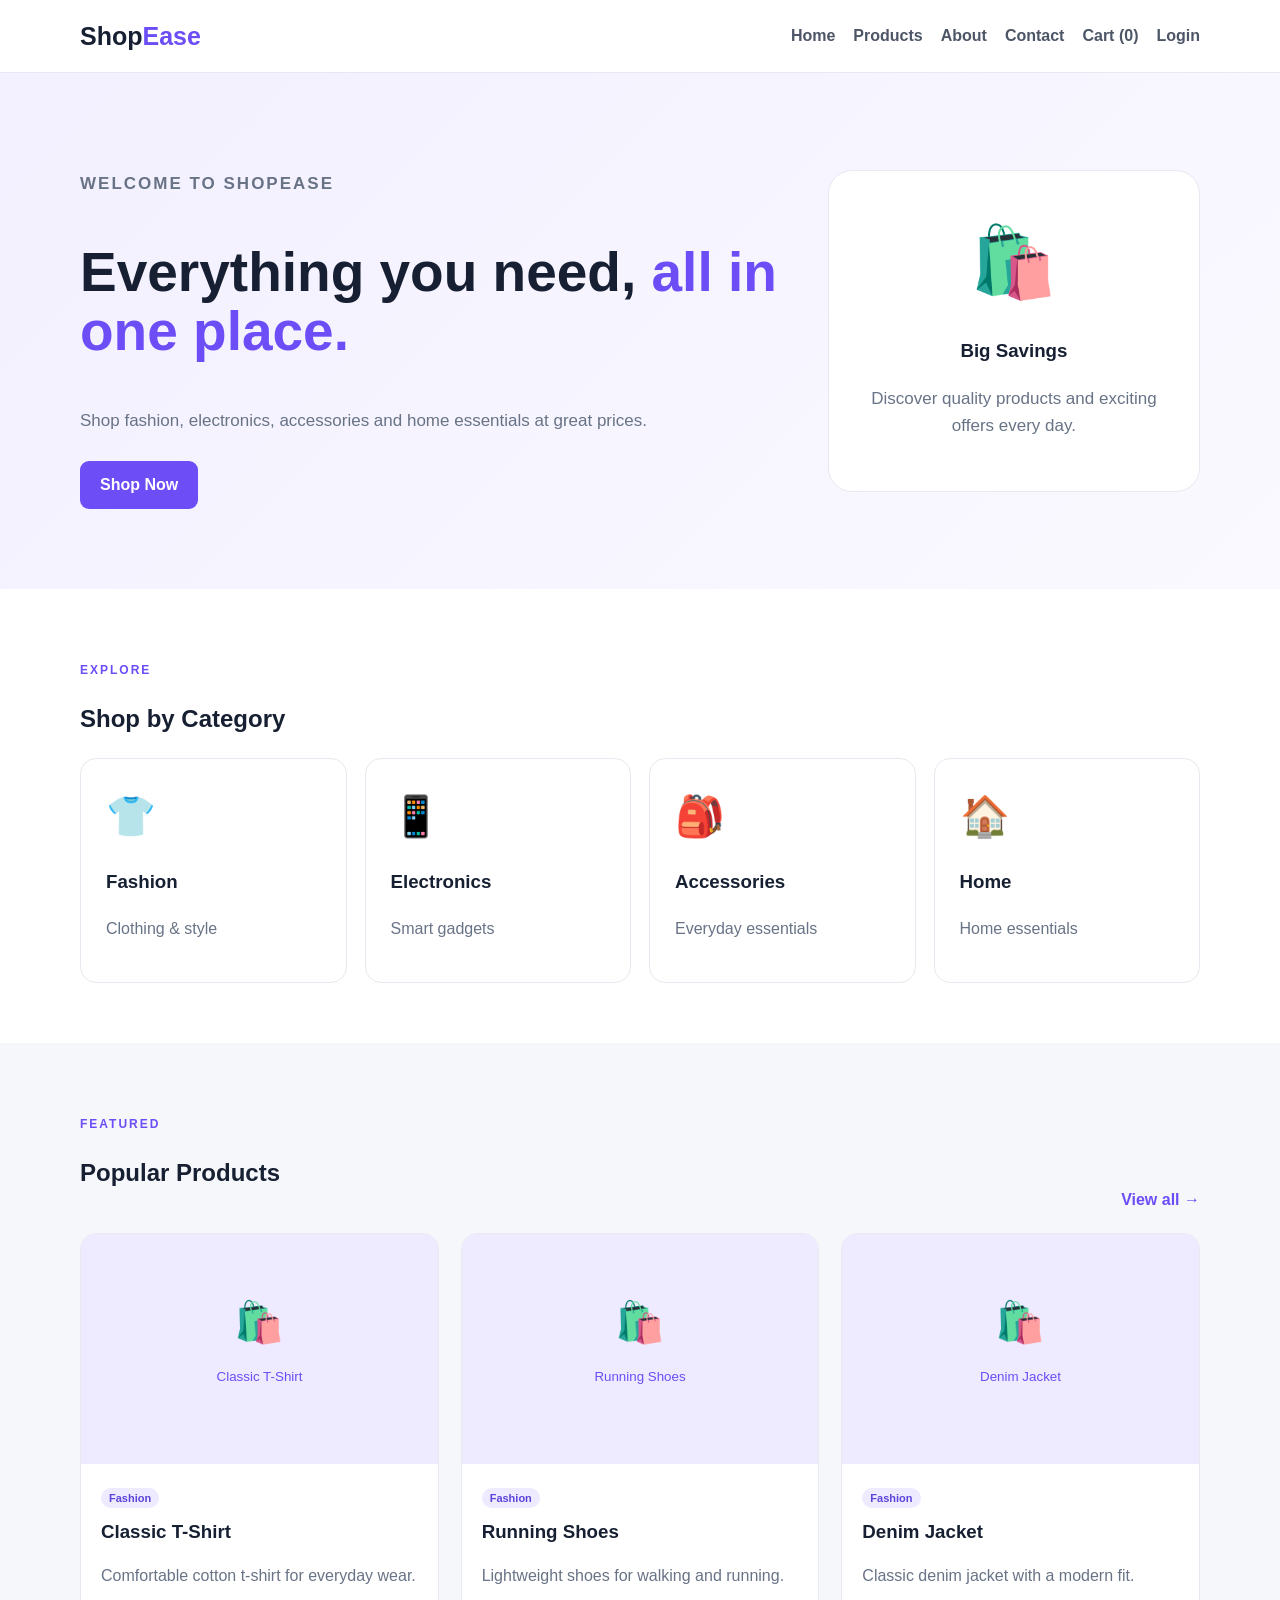
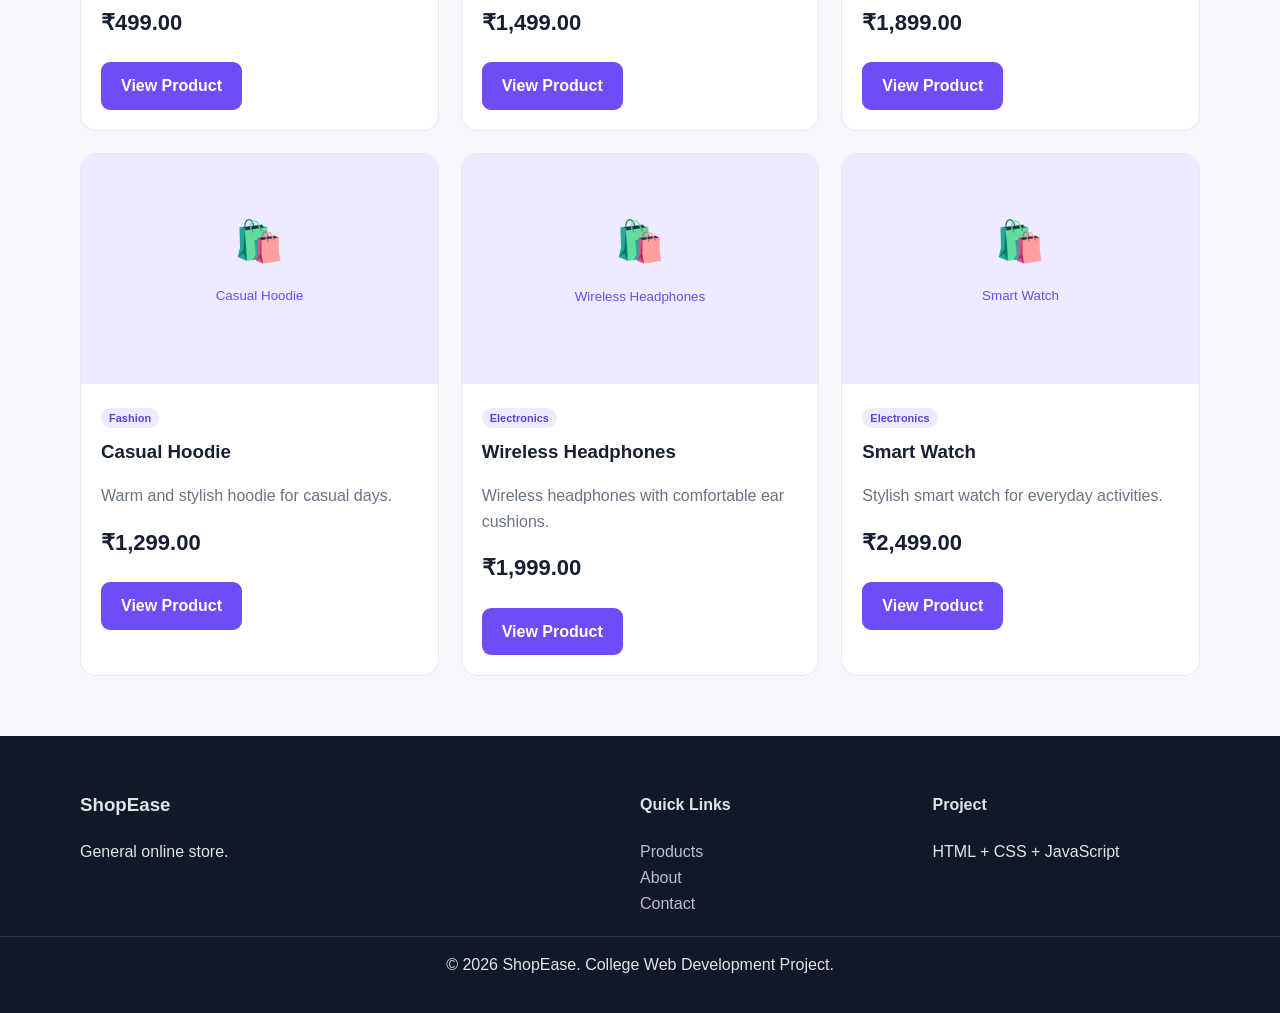
<file: index.html>
<!doctype html><html><head><meta charset="utf-8"><meta name="viewport" content="width=device-width,initial-scale=1"><title>ShopEase</title><link rel="icon" href="data:image/svg+xml,%3Csvg xmlns=%27http://www.w3.org/2000/svg%27 viewBox=%270 0 100 100%27%3E%3Ctext y=%27.9em%27 font-size=%2790%27%3E%F0%9F%9B%8D%EF%B8%8F%3C/text%3E%3C/svg%3E"><link rel="stylesheet" href="css/style.css"></head><body><header class="site-header"><div class="container nav"><a class="logo" href="index.html">Shop<span>Ease</span></a><nav><a href="index.html">Home</a><a href="products.html">Products</a><a href="about.html">About</a><a href="contact.html">Contact</a><a href="orders.html" id="ordersLink" style="display:none">My Orders</a><a href="cart.html">Cart (<span id="cartCount">0</span>)</a><a href="login.html" id="authLink">Login</a></nav></div></header><main><section class="hero"><div class="container hero-content"><div><p class="eyebrow">WELCOME TO SHOPEASE</p><h1>Everything you need, <span>all in one place.</span></h1><p>Shop fashion, electronics, accessories and home essentials at great prices.</p><a class="btn" href="products.html">Shop Now</a></div><div class="hero-card"><div class="hero-icon">🛍️</div><h3>Big Savings</h3><p>Discover quality products and exciting offers every day.</p></div></div></section><section class="section"><div class="container"><p class="eyebrow">EXPLORE</p><h2>Shop by Category</h2><div class="category-grid"><a class="category-card" href="products.html?category=Fashion"><span>👕</span><h3>Fashion</h3><p>Clothing & style</p></a><a class="category-card" href="products.html?category=Electronics"><span>📱</span><h3>Electronics</h3><p>Smart gadgets</p></a><a class="category-card" href="products.html?category=Accessories"><span>🎒</span><h3>Accessories</h3><p>Everyday essentials</p></a><a class="category-card" href="products.html?category=Home"><span>🏠</span><h3>Home</h3><p>Home essentials</p></a></div></div></section><section class="section light"><div class="container"><div class="section-head"><div><p class="eyebrow">FEATURED</p><h2>Popular Products</h2></div><a href="products.html" class="text-link">View all →</a></div><div class="product-grid" id="featuredProducts"></div></div></section></main><footer class="footer"><div class="container footer-grid"><div><h3>ShopEase</h3><p>General online store.</p></div><div><h4>Quick Links</h4><a href="products.html">Products</a><a href="about.html">About</a><a href="contact.html">Contact</a></div><div><h4>Project</h4><p>HTML + CSS + JavaScript</p></div></div><div class="copyright">© 2026 ShopEase. College Web Development Project.</div></footer><script src="js/app.js"></script></body></html>
</file>
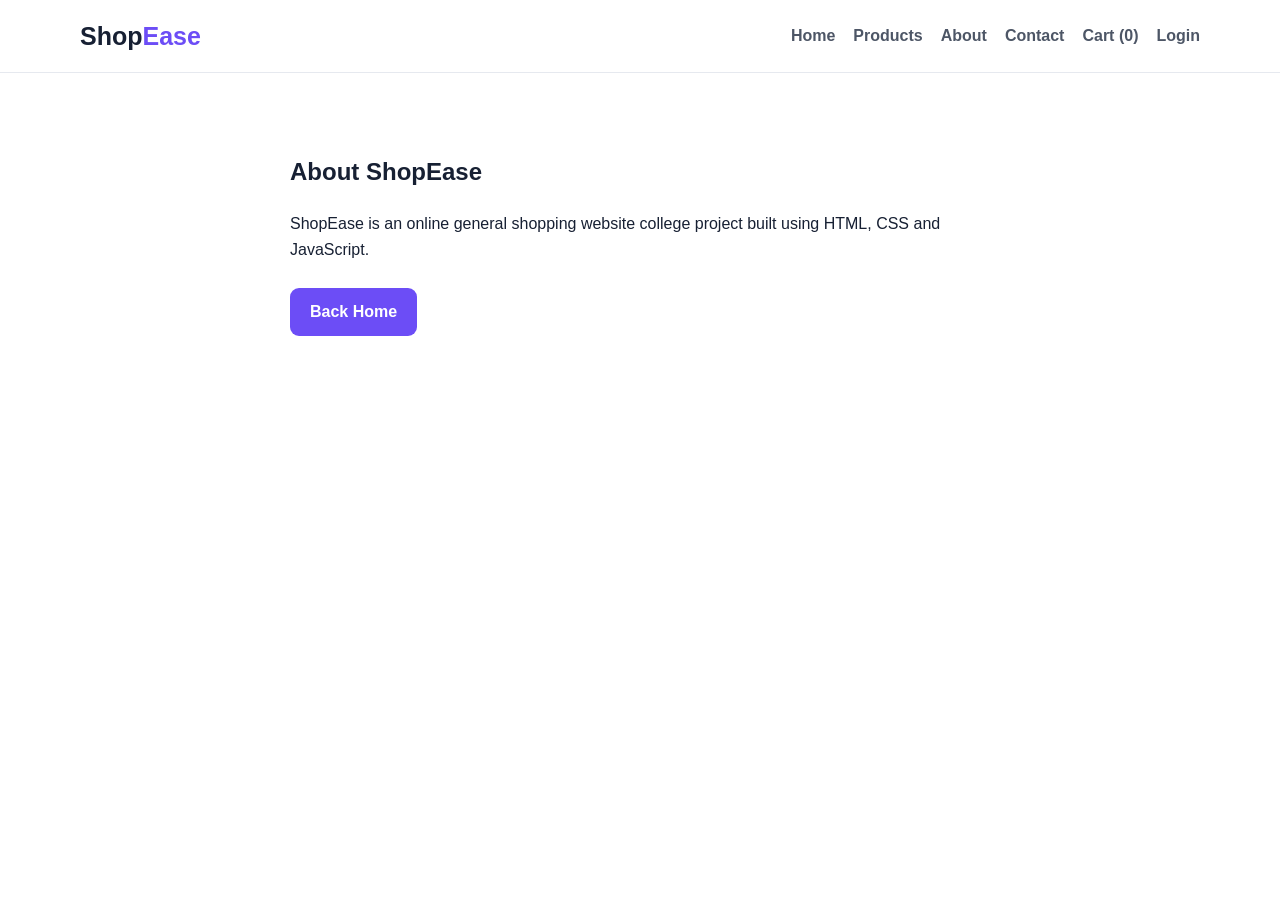
<file: about.html>
<!doctype html><html><head><meta charset="utf-8"><meta name="viewport" content="width=device-width,initial-scale=1"><title>About - ShopEase</title><link rel="icon" href="data:image/svg+xml,%3Csvg xmlns=%27http://www.w3.org/2000/svg%27 viewBox=%270 0 100 100%27%3E%3Ctext y=%27.9em%27 font-size=%2790%27%3E%F0%9F%9B%8D%EF%B8%8F%3C/text%3E%3C/svg%3E"><link rel="stylesheet" href="css/style.css"></head><body><header class="site-header"><div class="container nav"><a class="logo" href="index.html">Shop<span>Ease</span></a><nav><a href="index.html">Home</a><a href="products.html">Products</a><a href="about.html">About</a><a href="contact.html">Contact</a><a href="orders.html" id="ordersLink" style="display:none">My Orders</a><a href="cart.html">Cart (<span id="cartCount">0</span>)</a><a href="login.html" id="authLink">Login</a></nav></div></header><section class="section"><div class="container narrow"><h1>About ShopEase</h1><p>ShopEase is an online general shopping website college project built using HTML, CSS and JavaScript.</p><a class="btn" href="index.html">Back Home</a></div></section></body></html>
</file>
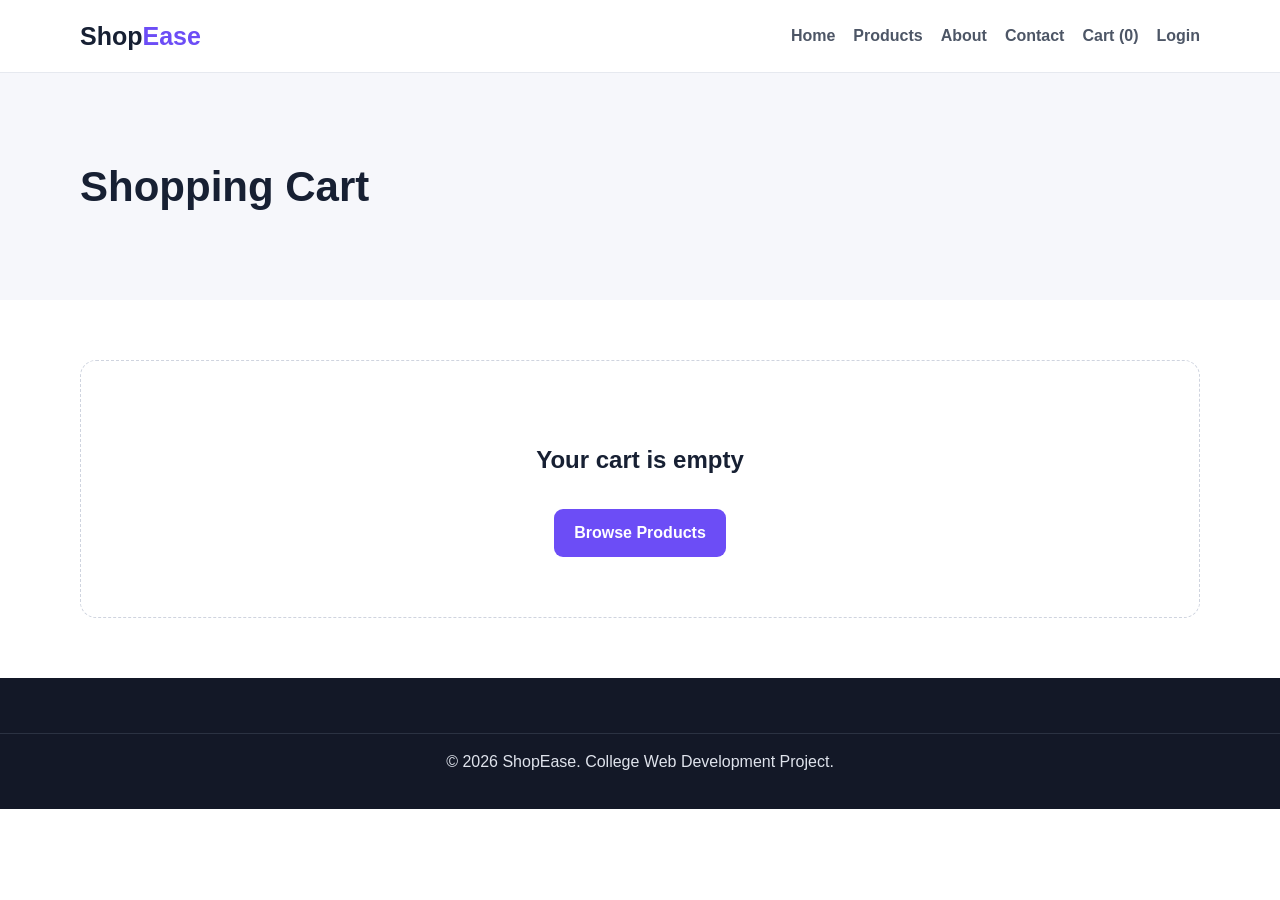
<file: cart.html>
<!doctype html><html><head><meta charset="utf-8"><meta name="viewport" content="width=device-width,initial-scale=1"><title>Cart - ShopEase</title><link rel="icon" href="data:image/svg+xml,%3Csvg xmlns=%27http://www.w3.org/2000/svg%27 viewBox=%270 0 100 100%27%3E%3Ctext y=%27.9em%27 font-size=%2790%27%3E%F0%9F%9B%8D%EF%B8%8F%3C/text%3E%3C/svg%3E"><link rel="stylesheet" href="css/style.css"></head><body><header class="site-header"><div class="container nav"><a class="logo" href="index.html">Shop<span>Ease</span></a><nav><a href="index.html">Home</a><a href="products.html">Products</a><a href="about.html">About</a><a href="contact.html">Contact</a><a href="orders.html" id="ordersLink" style="display:none">My Orders</a><a href="cart.html">Cart (<span id="cartCount">0</span>)</a><a href="login.html" id="authLink">Login</a></nav></div></header><main><section class="page-banner"><div class="container"><h1>Shopping Cart</h1></div></section><section class="section"><div class="container" id="cartPage"></div></section></main><footer class="footer"><div class="copyright">© 2026 ShopEase. College Web Development Project.</div></footer><script src="js/app.js"></script></body></html>
</file>
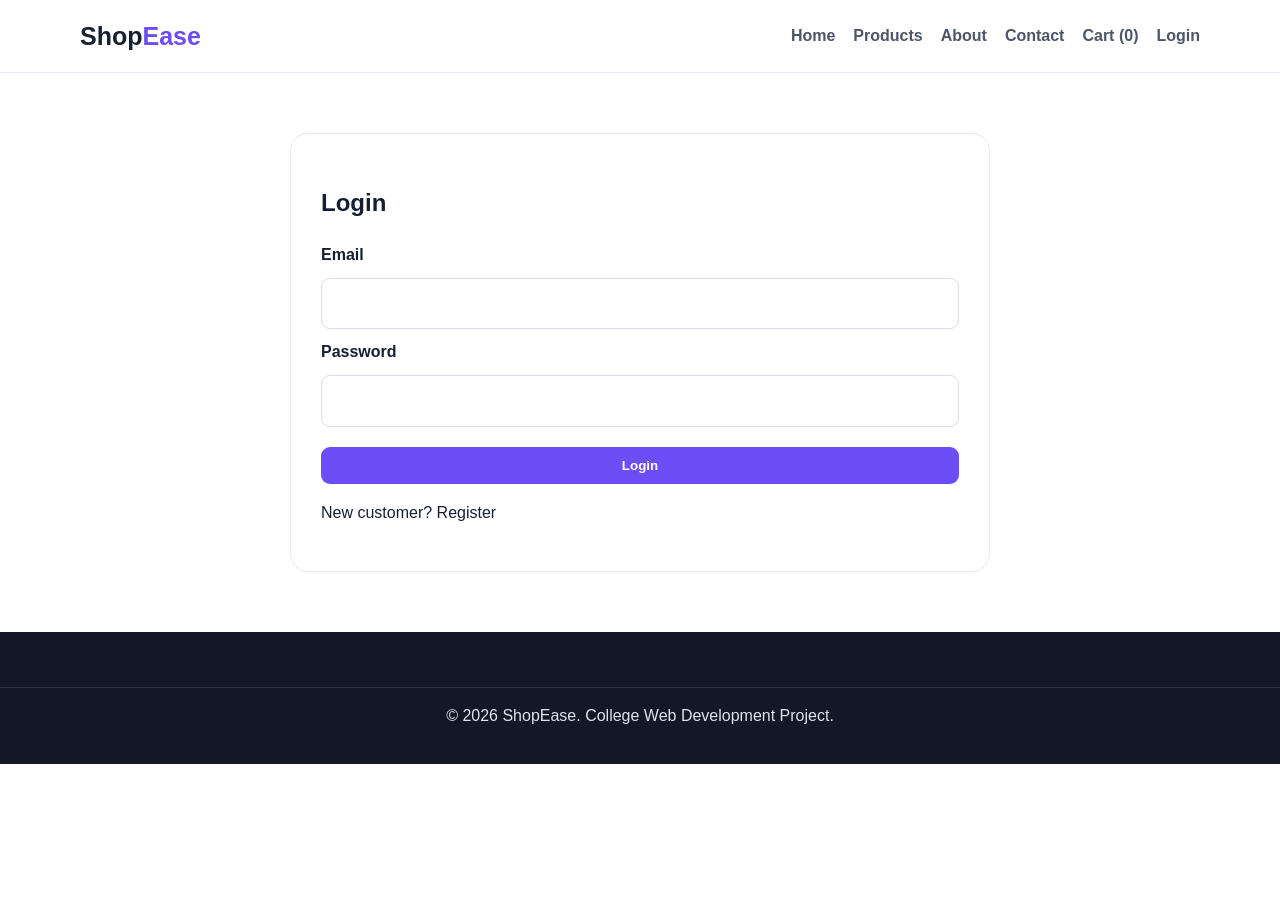
<file: checkout.html>
<!doctype html><html lang="en"><head><meta charset="utf-8"><meta name="viewport" content="width=device-width,initial-scale=1"><title>Checkout - ShopEase</title><link rel="icon" href="data:image/svg+xml,%3Csvg xmlns=%27http://www.w3.org/2000/svg%27 viewBox=%270 0 100 100%27%3E%3Ctext y=%27.9em%27 font-size=%2790%27%3E%F0%9F%9B%8D%EF%B8%8F%3C/text%3E%3C/svg%3E"><link rel="stylesheet" href="css/style.css"></head><body><header class="site-header"><div class="container nav"><a class="logo" href="index.html">Shop<span>Ease</span></a><nav><a href="index.html">Home</a><a href="products.html">Products</a><a href="about.html">About</a><a href="contact.html">Contact</a><a href="orders.html" id="ordersLink" style="display:none">My Orders</a><a href="cart.html">Cart (<span id="cartCount">0</span>)</a><a href="login.html" id="authLink">Login</a></nav></div></header><main><section class="page-banner"><div class="container"><h1>Checkout</h1></div></section><section class="section"><div class="container" id="checkoutPage"></div></section></main><footer class="footer"><div class="copyright">© 2026 ShopEase. College Web Development Project.</div></footer><script src="js/app.js"></script></body></html>
</file>
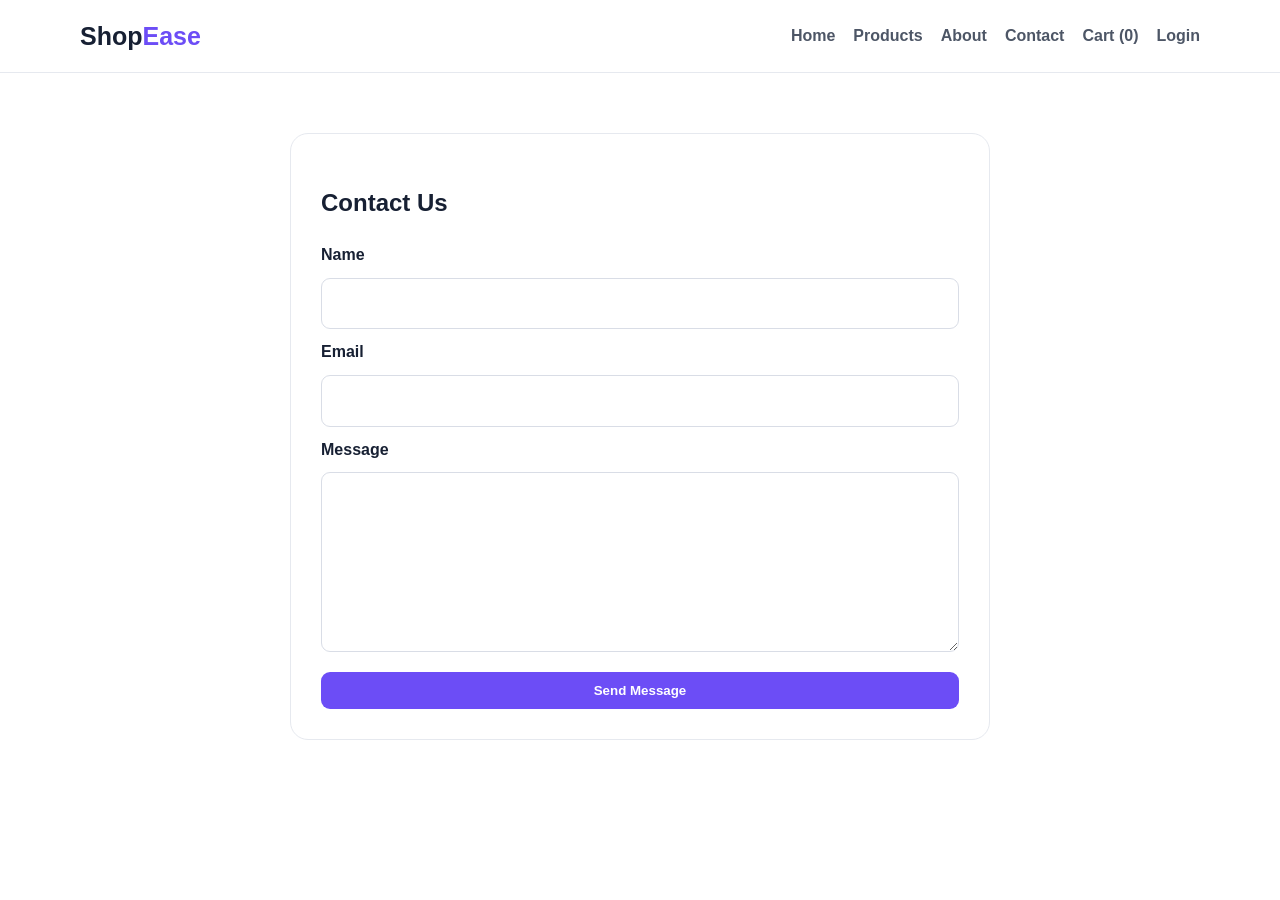
<file: contact.html>
<!doctype html><html><head><meta charset="utf-8"><meta name="viewport" content="width=device-width,initial-scale=1"><title>Contact - ShopEase</title><link rel="icon" href="data:image/svg+xml,%3Csvg xmlns=%27http://www.w3.org/2000/svg%27 viewBox=%270 0 100 100%27%3E%3Ctext y=%27.9em%27 font-size=%2790%27%3E%F0%9F%9B%8D%EF%B8%8F%3C/text%3E%3C/svg%3E"><link rel="stylesheet" href="css/style.css"></head><body><header class="site-header"><div class="container nav"><a class="logo" href="index.html">Shop<span>Ease</span></a><nav><a href="index.html">Home</a><a href="products.html">Products</a><a href="about.html">About</a><a href="contact.html">Contact</a><a href="orders.html" id="ordersLink" style="display:none">My Orders</a><a href="cart.html">Cart (<span id="cartCount">0</span>)</a><a href="login.html" id="authLink">Login</a></nav></div></header><section class="section"><div class="container narrow"><div class="form-card"><h1>Contact Us</h1><form onsubmit="event.preventDefault();document.getElementById('msg').innerHTML='<div class=success>Message sent successfully!</div>'"><label>Name</label><input required><label>Email</label><input type="email" required><label>Message</label><textarea rows="6" required></textarea><button class="btn">Send Message</button></form><div id="msg"></div></div></div></section></body></html>
</file>
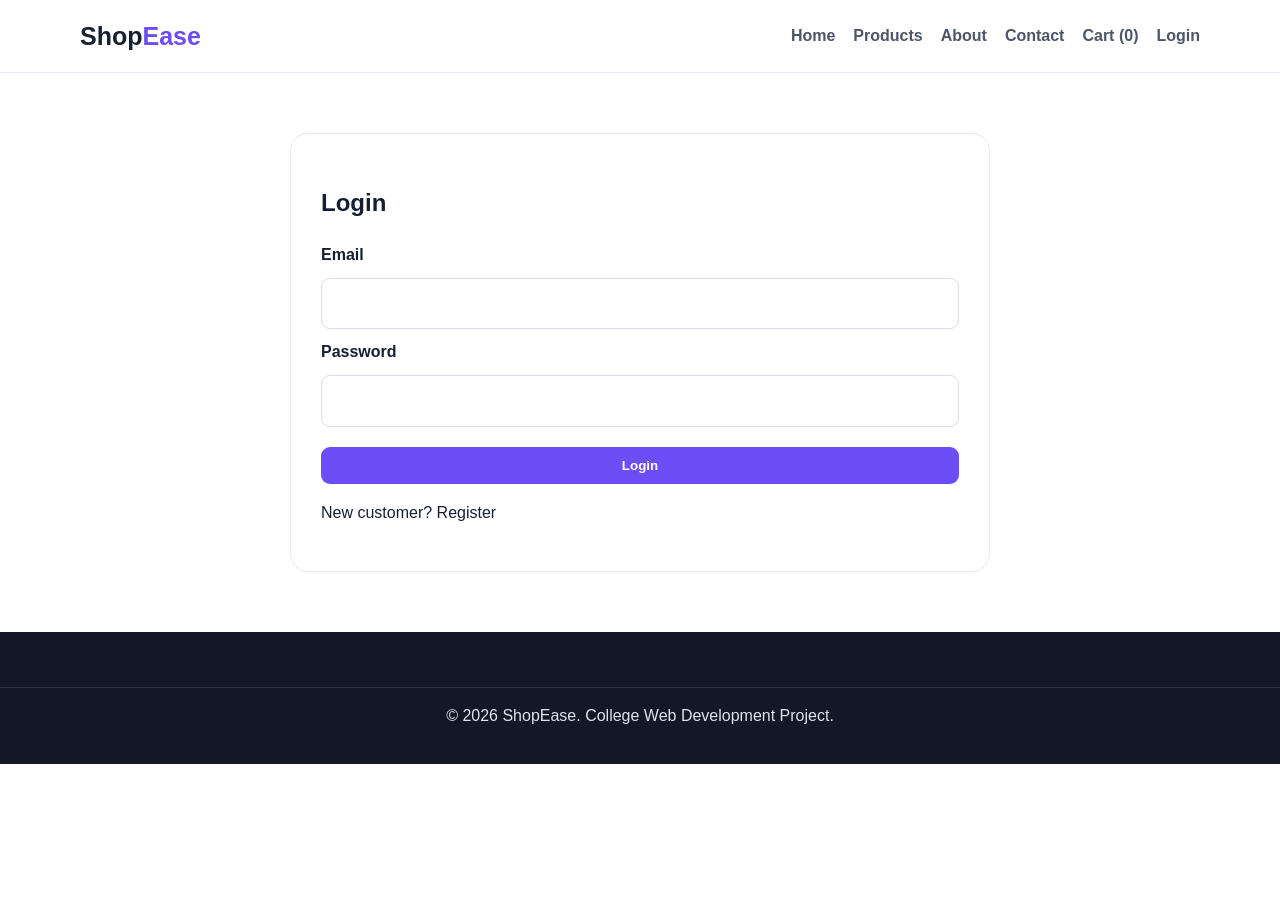
<file: login.html>
<!doctype html><html><head><meta charset="utf-8"><meta name="viewport" content="width=device-width,initial-scale=1"><title>Login - ShopEase</title><link rel="icon" href="data:image/svg+xml,%3Csvg xmlns=%27http://www.w3.org/2000/svg%27 viewBox=%270 0 100 100%27%3E%3Ctext y=%27.9em%27 font-size=%2790%27%3E%F0%9F%9B%8D%EF%B8%8F%3C/text%3E%3C/svg%3E"><link rel="stylesheet" href="css/style.css"></head><body><header class="site-header"><div class="container nav"><a class="logo" href="index.html">Shop<span>Ease</span></a><nav><a href="index.html">Home</a><a href="products.html">Products</a><a href="about.html">About</a><a href="contact.html">Contact</a><a href="orders.html" id="ordersLink" style="display:none">My Orders</a><a href="cart.html">Cart (<span id="cartCount">0</span>)</a><a href="login.html" id="authLink">Login</a></nav></div></header><section class="section"><div class="container narrow"><div class="form-card"><h1>Login</h1><div id="loginMessage"></div><form id="loginForm"><label>Email</label><input id="loginEmail" type="email" required><label>Password</label><input id="loginPassword" type="password" required><button class="btn">Login</button></form><p>New customer? <a href="register.html" id="registerLink">Register</a></p></div></div></section><footer class="footer"><div class="copyright">© 2026 ShopEase. College Web Development Project.</div></footer><script src="js/app.js"></script></body></html>
</file>
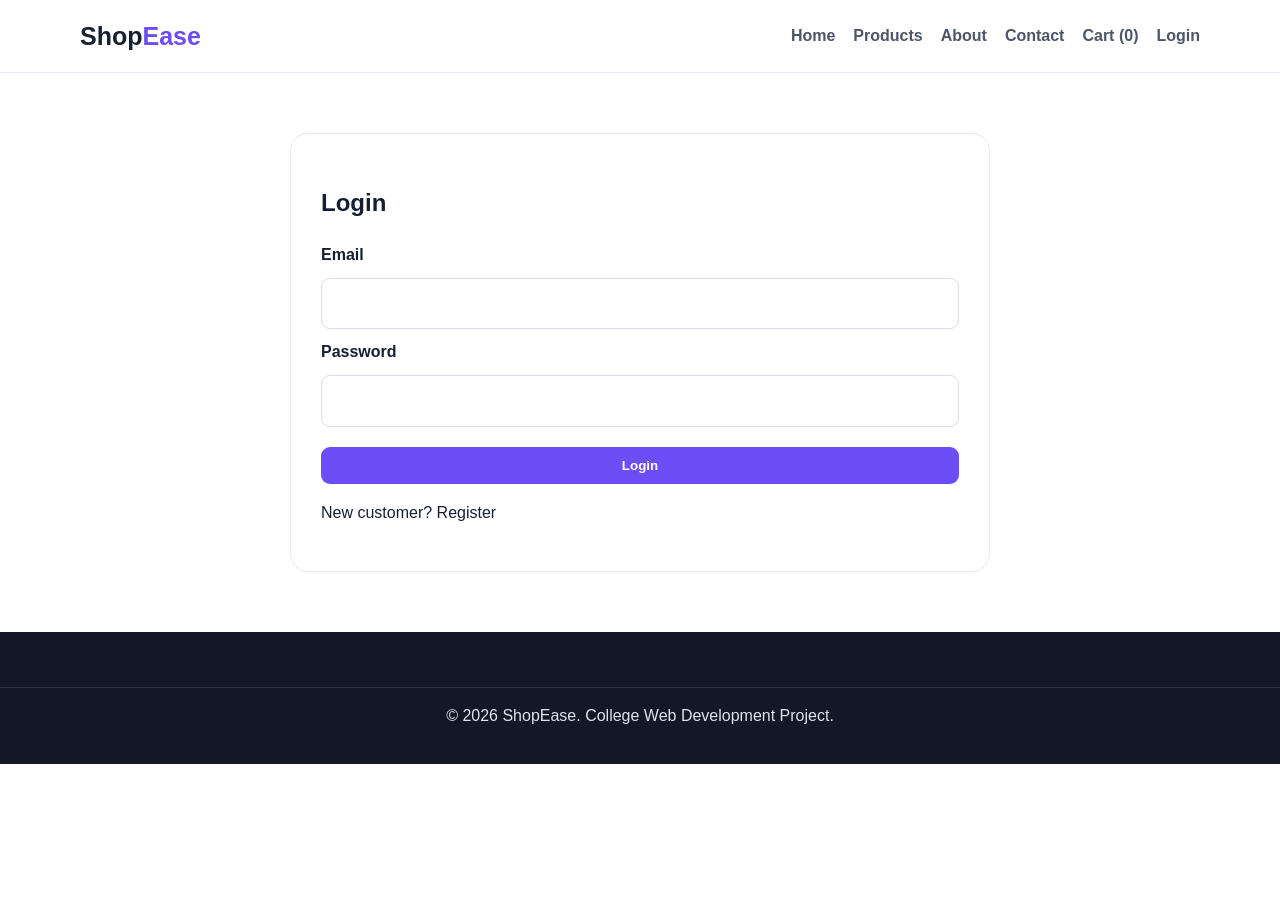
<file: orders.html>
<!doctype html><html lang="en"><head><meta charset="utf-8"><meta name="viewport" content="width=device-width,initial-scale=1"><title>My Orders - ShopEase</title><link rel="icon" href="data:image/svg+xml,%3Csvg xmlns=%27http://www.w3.org/2000/svg%27 viewBox=%270 0 100 100%27%3E%3Ctext y=%27.9em%27 font-size=%2790%27%3E%F0%9F%9B%8D%EF%B8%8F%3C/text%3E%3C/svg%3E"><link rel="stylesheet" href="css/style.css"></head><body><header class="site-header"><div class="container nav"><a class="logo" href="index.html">Shop<span>Ease</span></a><nav><a href="index.html">Home</a><a href="products.html">Products</a><a href="about.html">About</a><a href="contact.html">Contact</a><a href="orders.html" id="ordersLink" style="display:none">My Orders</a><a href="cart.html">Cart (<span id="cartCount">0</span>)</a><a href="login.html" id="authLink">Login</a></nav></div></header><main><section class="page-banner"><div class="container"><h1>My Orders</h1></div></section><section class="section"><div class="container" id="ordersPage"></div></section></main><footer class="footer"><div class="copyright">© 2026 ShopEase. College Web Development Project.</div></footer><script src="js/app.js"></script></body></html>
</file>
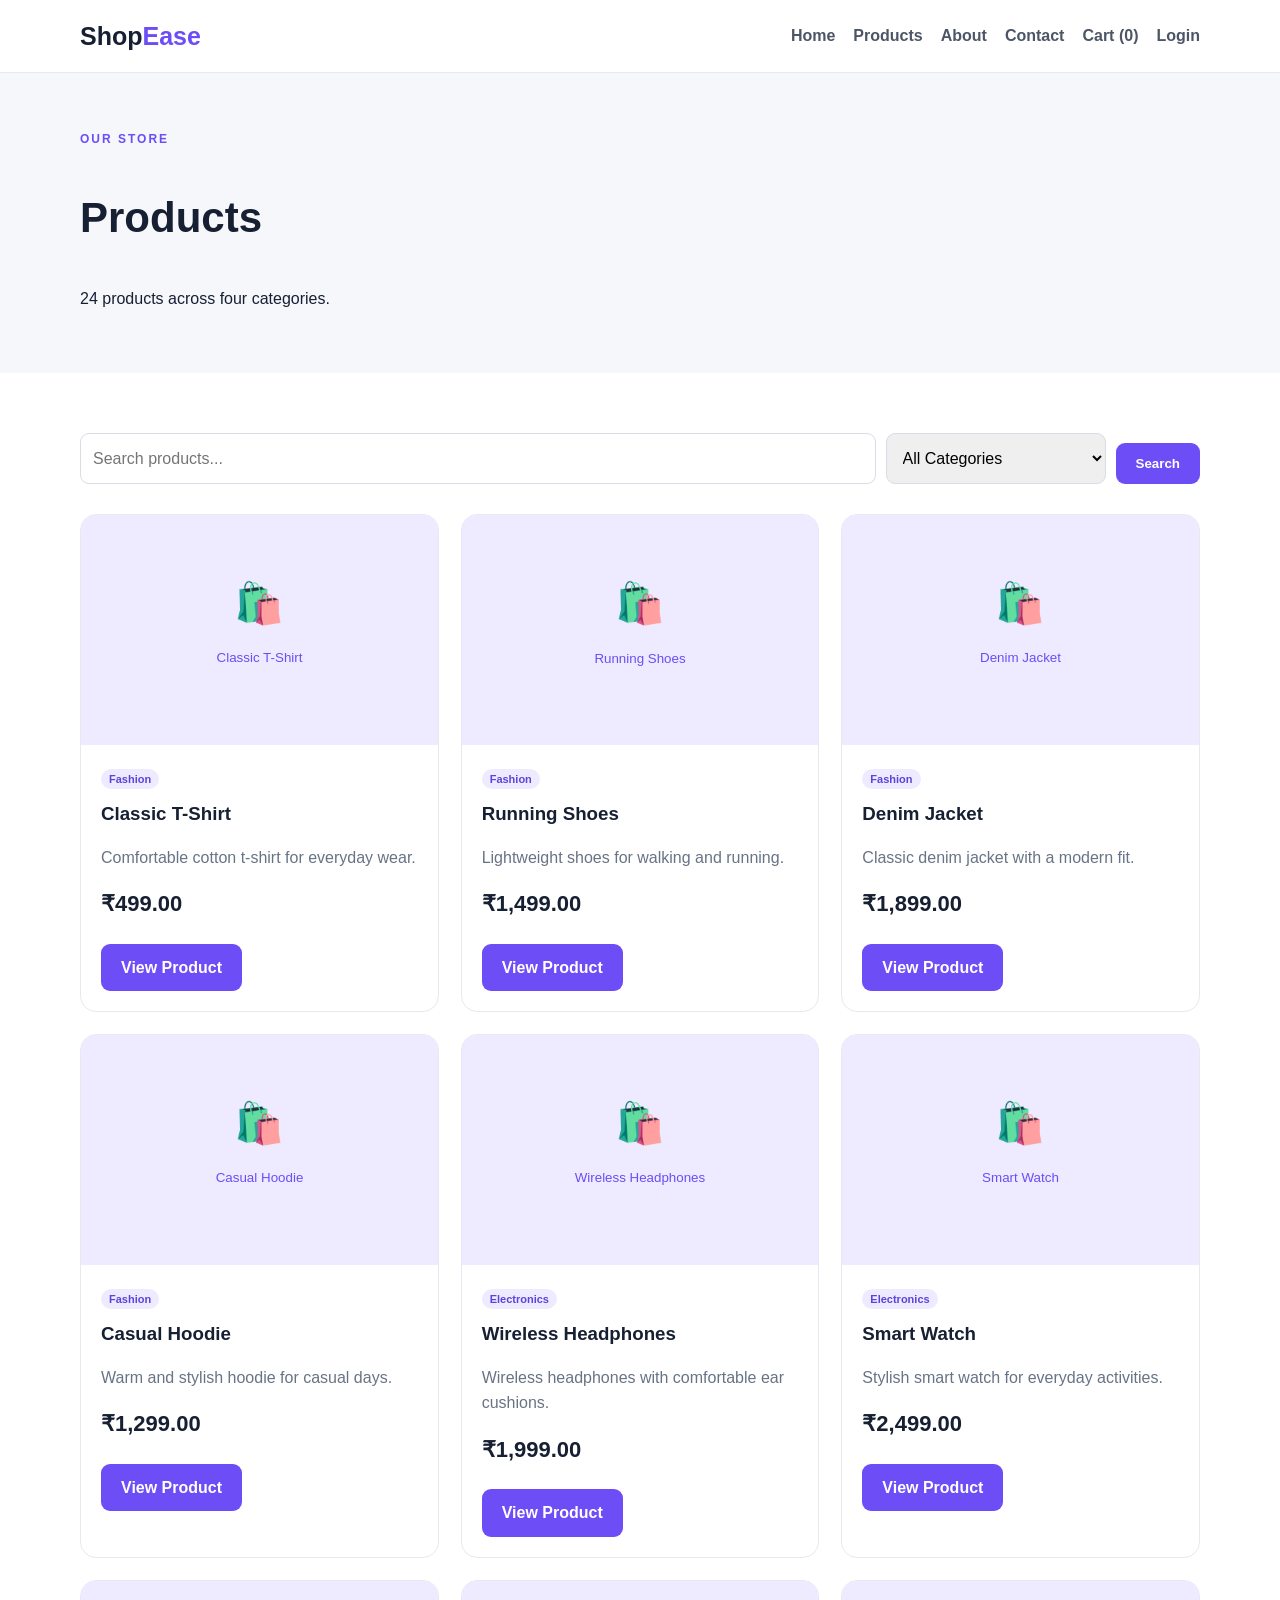
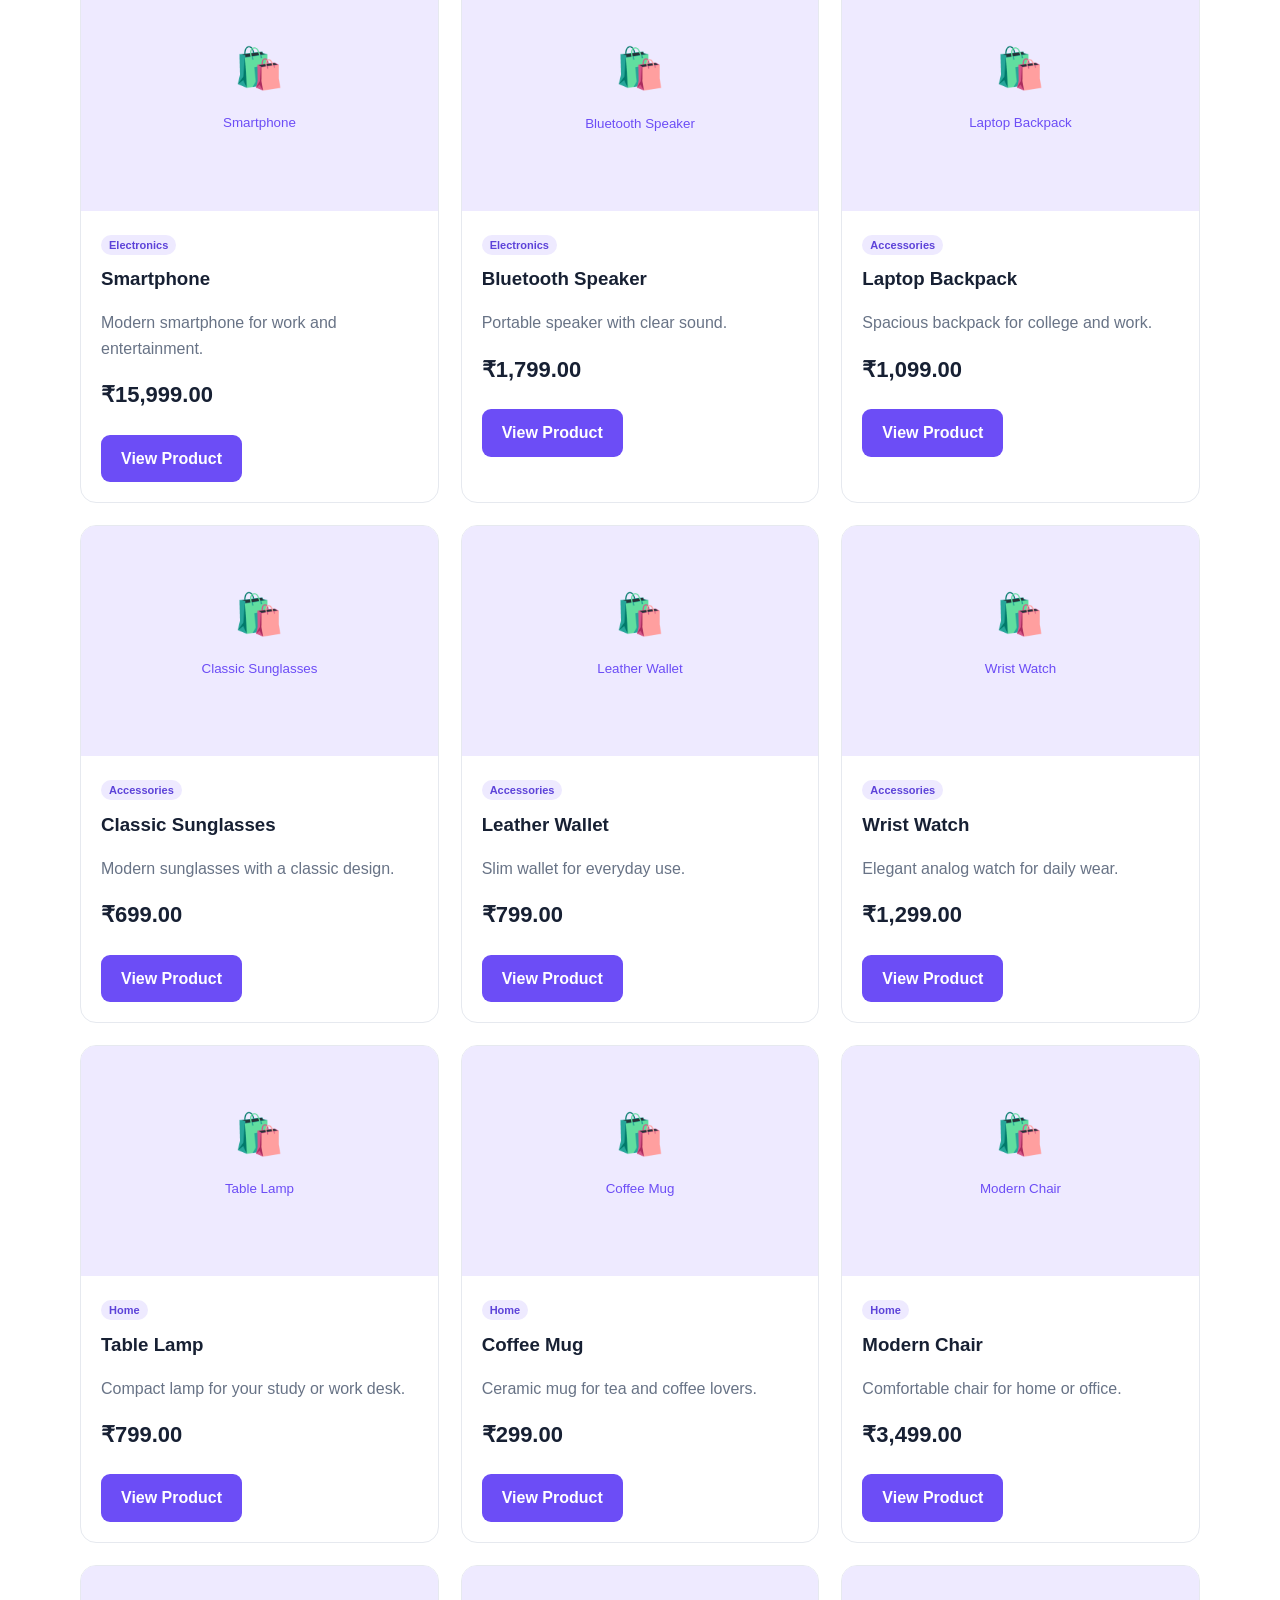
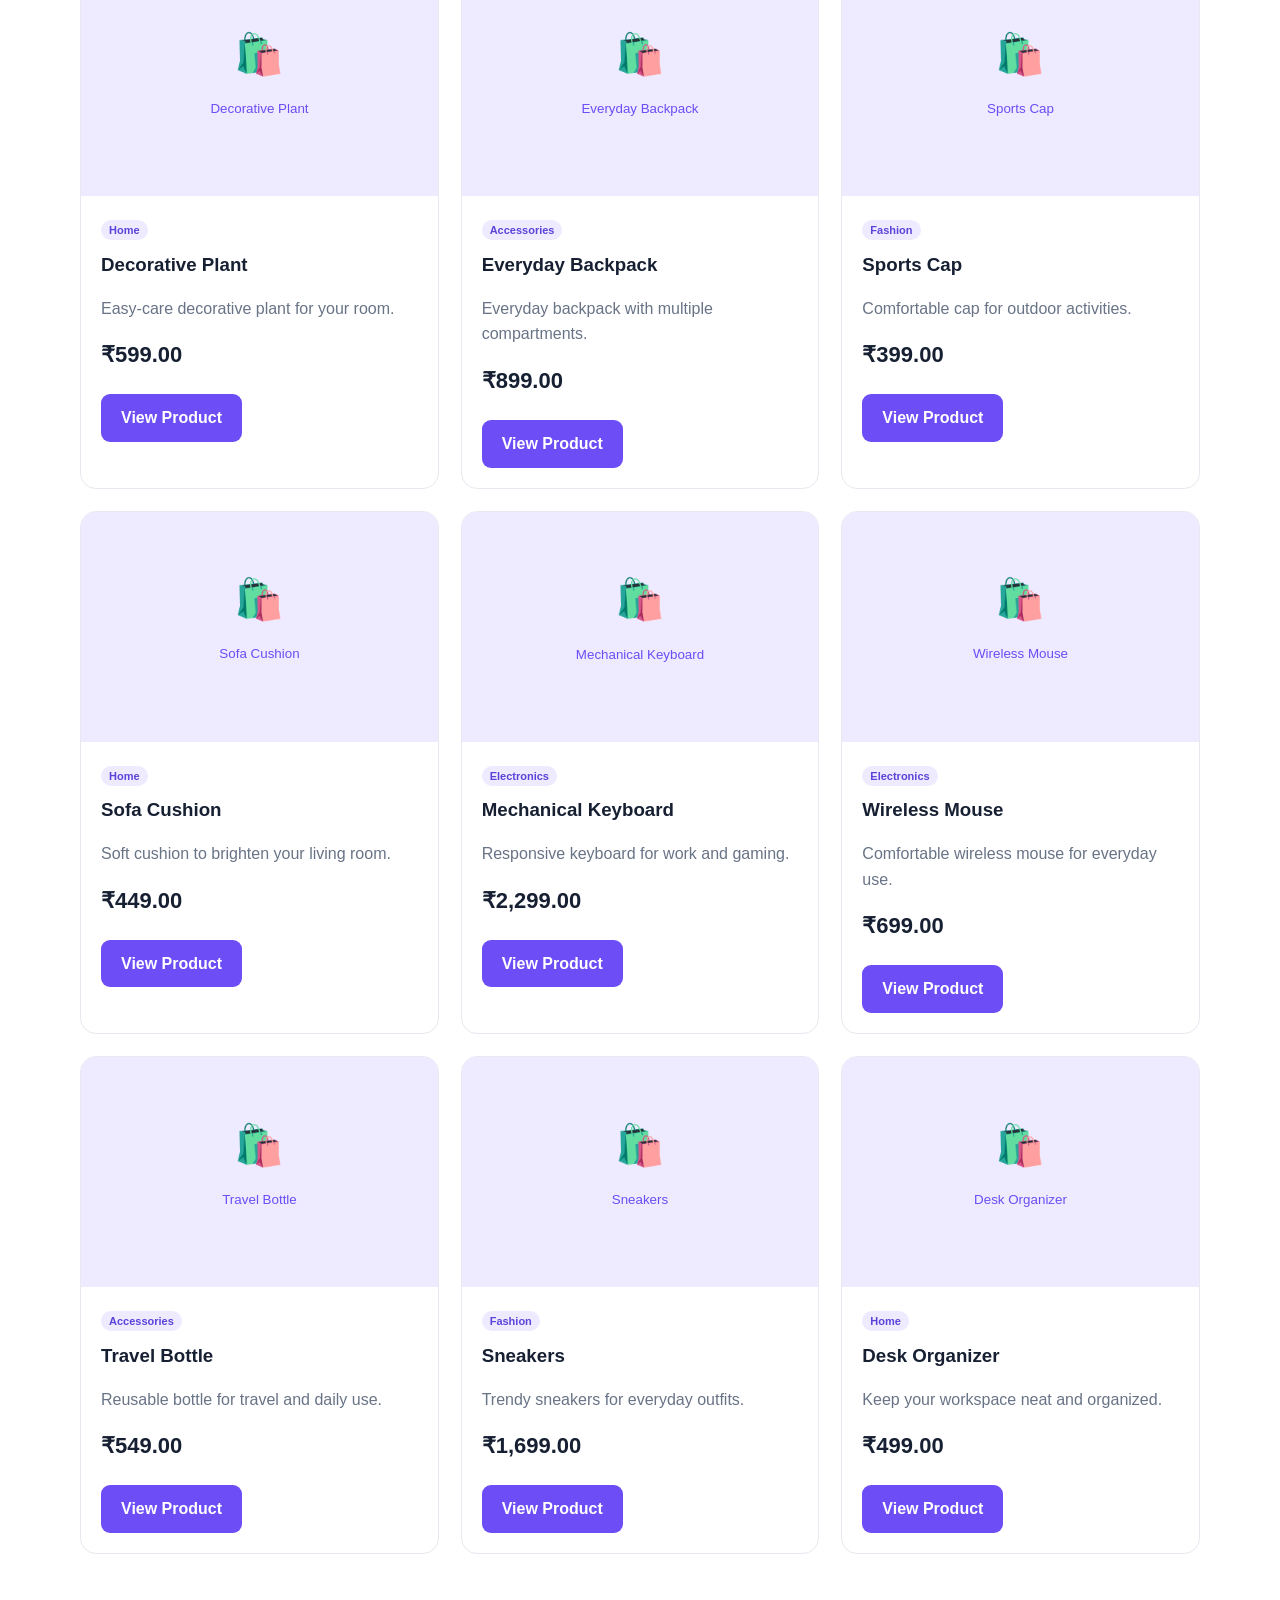
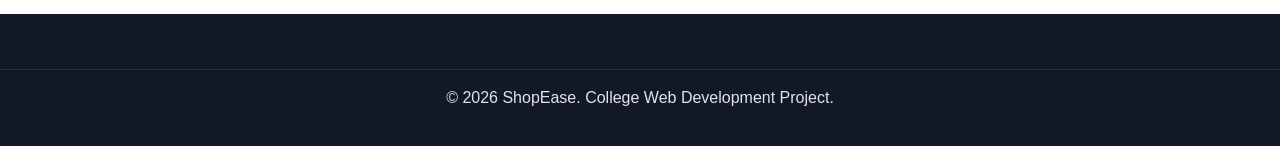
<file: products.html>
<!doctype html><html><head><meta charset="utf-8"><meta name="viewport" content="width=device-width,initial-scale=1"><title>Products - ShopEase</title><link rel="icon" href="data:image/svg+xml,%3Csvg xmlns=%27http://www.w3.org/2000/svg%27 viewBox=%270 0 100 100%27%3E%3Ctext y=%27.9em%27 font-size=%2790%27%3E%F0%9F%9B%8D%EF%B8%8F%3C/text%3E%3C/svg%3E"><link rel="stylesheet" href="css/style.css"></head><body><header class="site-header"><div class="container nav"><a class="logo" href="index.html">Shop<span>Ease</span></a><nav><a href="index.html">Home</a><a href="products.html">Products</a><a href="about.html">About</a><a href="contact.html">Contact</a><a href="orders.html" id="ordersLink" style="display:none">My Orders</a><a href="cart.html">Cart (<span id="cartCount">0</span>)</a><a href="login.html" id="authLink">Login</a></nav></div></header><main><section class="page-banner"><div class="container"><p class="eyebrow">OUR STORE</p><h1>Products</h1><p>24 products across four categories.</p></div></section><section class="section"><div class="container"><form class="search-form" id="searchForm"><input id="search" placeholder="Search products..."><select id="category"><option value="">All Categories</option><option>Fashion</option><option>Electronics</option><option>Accessories</option><option>Home</option></select><button class="btn">Search</button></form><div class="product-grid" id="productGrid"></div></div></section></main><footer class="footer"><div class="copyright">© 2026 ShopEase. College Web Development Project.</div></footer><script src="js/app.js"></script></body></html>
</file>
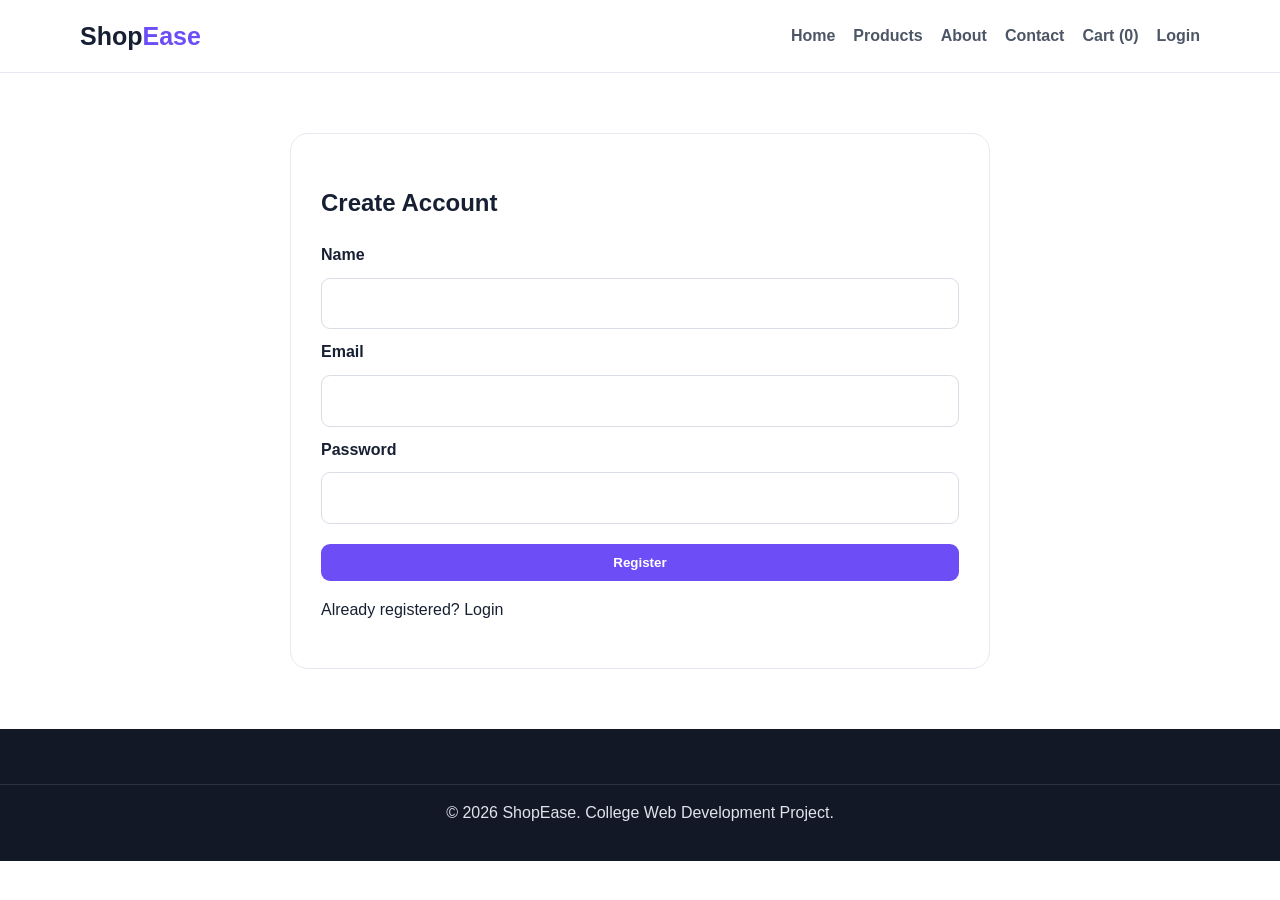
<file: register.html>
<!doctype html><html><head><meta charset="utf-8"><meta name="viewport" content="width=device-width,initial-scale=1"><title>Register - ShopEase</title><link rel="icon" href="data:image/svg+xml,%3Csvg xmlns=%27http://www.w3.org/2000/svg%27 viewBox=%270 0 100 100%27%3E%3Ctext y=%27.9em%27 font-size=%2790%27%3E%F0%9F%9B%8D%EF%B8%8F%3C/text%3E%3C/svg%3E"><link rel="stylesheet" href="css/style.css"></head><body><header class="site-header"><div class="container nav"><a class="logo" href="index.html">Shop<span>Ease</span></a><nav><a href="index.html">Home</a><a href="products.html">Products</a><a href="about.html">About</a><a href="contact.html">Contact</a><a href="orders.html" id="ordersLink" style="display:none">My Orders</a><a href="cart.html">Cart (<span id="cartCount">0</span>)</a><a href="login.html" id="authLink">Login</a></nav></div></header><section class="section"><div class="container narrow"><div class="form-card"><h1>Create Account</h1><div id="registerMessage"></div><form id="registerForm"><label>Name</label><input id="regName" required><label>Email</label><input id="regEmail" type="email" required><label>Password</label><input id="regPassword" type="password" minlength="6" required><button class="btn">Register</button></form><p>Already registered? <a href="login.html" id="loginLink">Login</a></p></div></div></section><footer class="footer"><div class="copyright">© 2026 ShopEase. College Web Development Project.</div></footer><script src="js/app.js"></script></body></html>
</file>
<file: css/style.css>
:root{--ink:#172033;--muted:#687386;--line:#e6e9ef;--soft:#f6f7fb;--accent:#6c4df6}*{box-sizing:border-box}body{margin:0;font-family:Arial,Helvetica,sans-serif;color:var(--ink);line-height:1.6}a{text-decoration:none;color:inherit}.container{width:min(1120px,92%);margin:auto}.site-header{background:#fff;border-bottom:1px solid var(--line);position:sticky;top:0;z-index:5}.nav{min-height:72px;display:flex;align-items:center;justify-content:space-between;gap:20px}.logo{font-size:25px;font-weight:800}.logo span{color:var(--accent)}nav{display:flex;gap:18px;flex-wrap:wrap}nav a{font-weight:600;color:#4d5666}.hero{background:linear-gradient(135deg,#f3f0ff,#faf9ff);padding:80px 0}.hero-content{display:grid;grid-template-columns:1.5fr .8fr;gap:50px;align-items:center}.hero h1{font-size:55px;line-height:1.08}.hero h1 span{color:var(--accent)}.hero p{color:var(--muted);font-size:17px}.hero-card{background:#fff;border:1px solid var(--line);border-radius:24px;padding:35px;text-align:center}.hero-icon{font-size:70px}.eyebrow{font-size:12px;letter-spacing:2px;font-weight:800;color:var(--accent)}.btn{display:inline-block;background:var(--accent);color:#fff;border:0;padding:11px 20px;border-radius:9px;font-weight:700;cursor:pointer;margin-top:10px}.section{padding:60px 0}.section.light{background:var(--soft)}.category-grid{display:grid;grid-template-columns:repeat(4,1fr);gap:18px}.category-card{border:1px solid var(--line);padding:25px;border-radius:16px}.category-card span{font-size:40px}.category-card p,.product-info p{color:var(--muted)}.product-grid{display:grid;grid-template-columns:repeat(3,1fr);gap:22px}.product-card{border:1px solid var(--line);border-radius:16px;overflow:hidden;background:#fff}.product-image{height:230px;overflow:hidden;background:#f1efff}.product-image img{width:100%;height:100%;object-fit:cover;display:block}.product-info{padding:20px}.product-info h3{margin:8px 0}.tag{background:#eeeaff;color:#5d43d9;padding:4px 8px;border-radius:20px;font-size:11px;font-weight:700}.price{font-size:22px;font-weight:800;margin:12px 0}.page-banner{background:var(--soft);padding:45px 0}.page-banner h1{font-size:42px}.search-form{display:grid;grid-template-columns:1fr 220px auto;gap:10px;margin-bottom:30px}.search-form input,.search-form select,.form-card input,.form-card textarea,.quantity-form input{width:100%;padding:12px;border:1px solid #d9dde6;border-radius:9px;font:inherit}.product-detail{display:grid;grid-template-columns:1fr 1fr;gap:60px;align-items:center}.detail-image{height:450px;overflow:hidden;border-radius:25px}.detail-image img{width:100%;height:100%;object-fit:cover}.narrow{max-width:700px}.form-card{border:1px solid var(--line);border-radius:18px;padding:30px}.form-card form{display:grid;gap:10px}.form-card label{font-weight:700}.alert,.success{padding:12px;border-radius:9px;margin:12px 0}.alert{background:#fff0f0;color:#b52e2e}.success{background:#eefbf2;color:#287c45}.cart-table{border:1px solid var(--line);border-radius:14px;overflow:hidden}.cart-row{display:grid;grid-template-columns:2fr 1fr 100px 1fr 90px;gap:15px;align-items:center;padding:16px;border-bottom:1px solid var(--line)}.cart-product{display:flex;gap:12px}.cart-product small{display:block;color:var(--muted)}.qty{width:70px}.link-button{border:0;background:none;color:#d13c3c;cursor:pointer}.cart-summary{display:flex;justify-content:space-between;align-items:center;padding:25px 0}.empty{text-align:center;padding:60px 20px;border:1px dashed #cfd4df;border-radius:16px}.footer{background:#131827;color:#dfe3ec;padding:35px 0}.footer-grid{display:grid;grid-template-columns:2fr 1fr 1fr;gap:25px}.footer a{display:block;color:#b9c0cd}.copyright{text-align:center;border-top:1px solid #2b3242;padding-top:15px;margin-top:20px}@media(max-width:800px){.hero-content,.product-detail{grid-template-columns:1fr}.category-grid,.product-grid{grid-template-columns:1fr 1fr}.search-form{grid-template-columns:1fr}.cart-row{grid-template-columns:1fr}.footer-grid{grid-template-columns:1fr 1fr}}@media(max-width:520px){.category-grid,.product-grid,.footer-grid{grid-template-columns:1fr}.hero h1{font-size:38px}}

.checkout-grid{display:grid;grid-template-columns:1.4fr 1fr;gap:30px;align-items:start}.form-card h2,.summary-card h2{margin-top:0}.form-card textarea{resize:vertical}.two-col{display:grid;grid-template-columns:1fr 1fr;gap:12px}.radio{display:flex;align-items:center;gap:8px;font-weight:500!important}.radio input{width:auto!important}.note{color:var(--muted);font-size:13px}.summary-card{border:1px solid var(--line);border-radius:18px;padding:25px;background:var(--soft);position:sticky;top:90px}.sum-row{display:flex;justify-content:space-between;gap:12px;padding:8px 0;border-bottom:1px solid var(--line)}.sum-row.total{font-weight:800;font-size:18px;border-bottom:0}.text-link{color:var(--accent);font-weight:700}.btn.secondary{background:#eeeaff;color:#5d43d9}.success-card{text-align:center}.success-card .sum-row{text-align:left}.order-box{text-align:left;margin:18px 0}.order-card{margin-bottom:20px}.order-card h3 small{color:var(--muted);font-weight:400;margin-left:8px}.section-head{display:flex;justify-content:space-between;align-items:end;margin-bottom:20px}
@media(max-width:800px){.checkout-grid{grid-template-columns:1fr}.summary-card{position:static}.two-col{grid-template-columns:1fr}}
</file>
